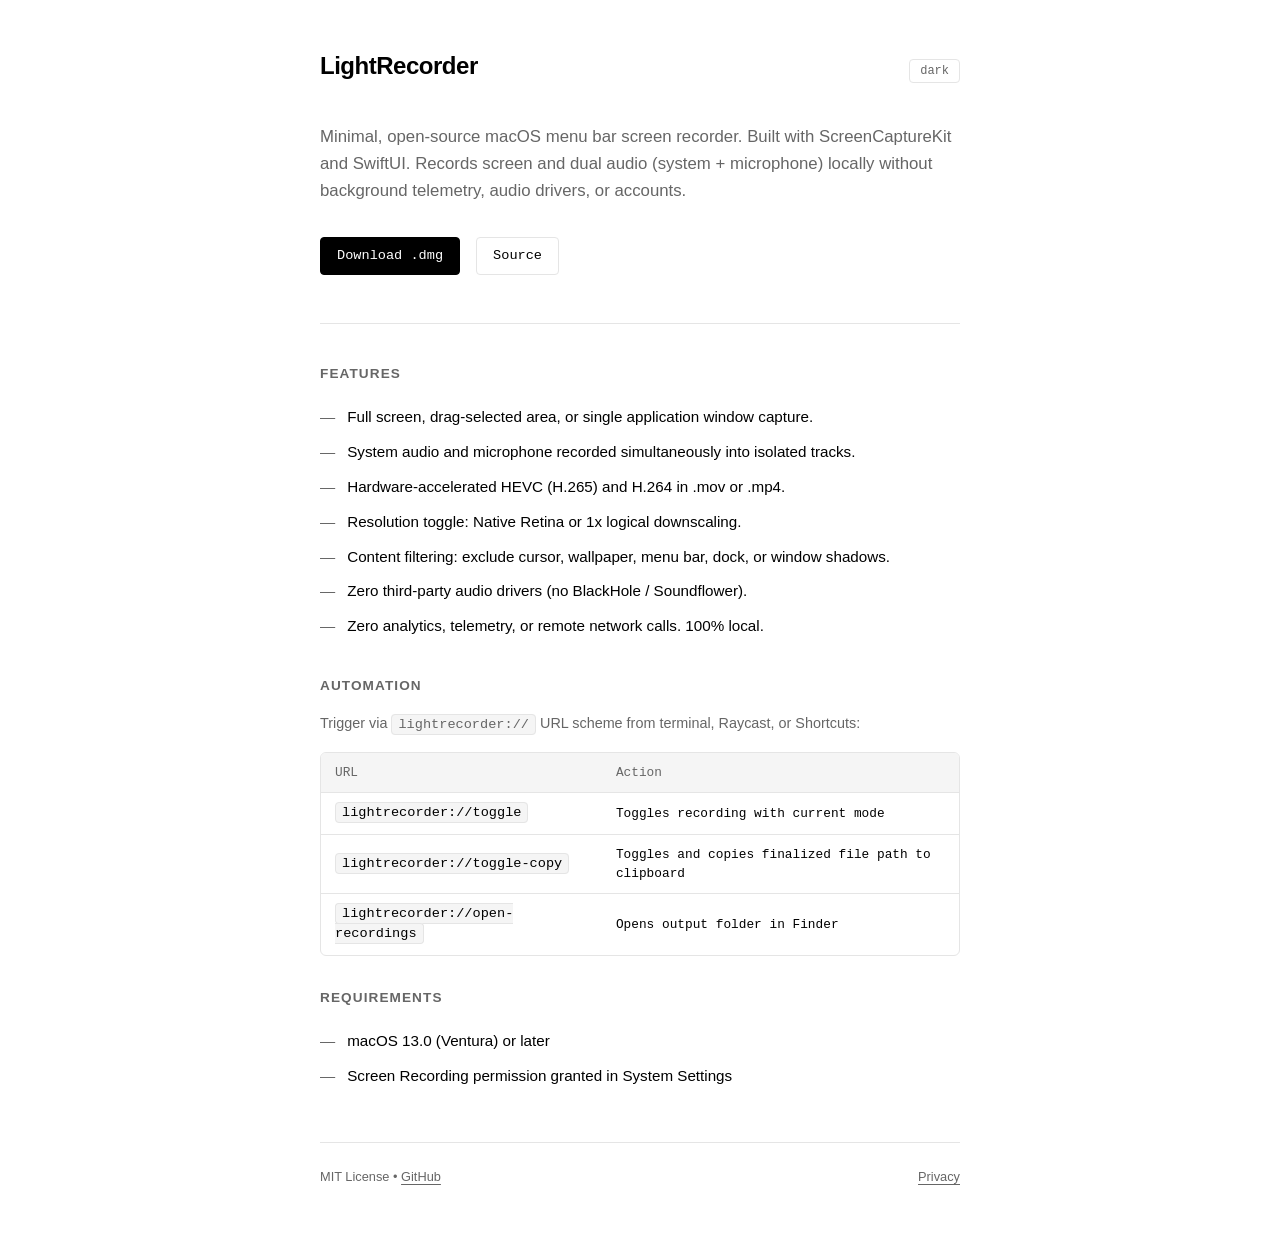
<file: docs/index.html>
<!DOCTYPE html>
<html lang="en">
<head>
  <meta charset="UTF-8">
  <meta name="viewport" content="width=device-width, initial-scale=1.0">
  <title>LightRecorder</title>
  <meta name="description" content="Minimal, open-source macOS screen recorder built with ScreenCaptureKit. Dual audio, HEVC/H.264, zero telemetry.">
  <link rel="icon" type="image/svg+xml" href="assets/favicon.svg">
  <link rel="stylesheet" href="styles.css">
</head>
<body>
  <div class="wrap">
    <header>
      <h1>LightRecorder</h1>
      <button id="theme-btn" class="theme-btn">light</button>
    </header>

    <p class="lead">
      Minimal, open-source macOS menu bar screen recorder. Built with ScreenCaptureKit and SwiftUI. Records screen and dual audio (system + microphone) locally without background telemetry, audio drivers, or accounts.
    </p>

    <div class="actions">
      <a href="https://github.com/uditrajput03/lightrecorder/releases/latest" class="btn btn-primary">Download .dmg</a>
      <a href="https://github.com/uditrajput03/lightrecorder" class="btn btn-outline" target="_blank" rel="noopener noreferrer">Source</a>
    </div>

    <hr>

    <h2>Features</h2>
    <ul>
      <li>Full screen, drag-selected area, or single application window capture.</li>
      <li>System audio and microphone recorded simultaneously into isolated tracks.</li>
      <li>Hardware-accelerated HEVC (H.265) and H.264 in .mov or .mp4.</li>
      <li>Resolution toggle: Native Retina or 1x logical downscaling.</li>
      <li>Content filtering: exclude cursor, wallpaper, menu bar, dock, or window shadows.</li>
      <li>Zero third-party audio drivers (no BlackHole / Soundflower).</li>
      <li>Zero analytics, telemetry, or remote network calls. 100% local.</li>
    </ul>

    <h2>Automation</h2>
    <p class="lead" style="font-size:0.9rem; margin-bottom:16px;">Trigger via <code>lightrecorder://</code> URL scheme from terminal, Raycast, or Shortcuts:</p>
    <div class="table-wrap">
      <table>
        <thead>
          <tr>
            <th>URL</th>
            <th>Action</th>
          </tr>
        </thead>
        <tbody>
          <tr>
            <td><code>lightrecorder://toggle</code></td>
            <td>Toggles recording with current mode</td>
          </tr>
          <tr>
            <td><code>lightrecorder://toggle-copy</code></td>
            <td>Toggles and copies finalized file path to clipboard</td>
          </tr>
          <tr>
            <td><code>lightrecorder://open-recordings</code></td>
            <td>Opens output folder in Finder</td>
          </tr>
        </tbody>
      </table>
    </div>

    <h2>Requirements</h2>
    <ul>
      <li>macOS 13.0 (Ventura) or later</li>
      <li>Screen Recording permission granted in System Settings</li>
    </ul>

    <footer>
      <div>MIT License • <a href="https://github.com/uditrajput03/lightrecorder" target="_blank" rel="noopener noreferrer">GitHub</a></div>
      <div><a href="privacy.html">Privacy</a></div>
    </footer>
  </div>

  <div id="toast">copied</div>

  <script src="app.js"></script>
</body>
</html>
</file>
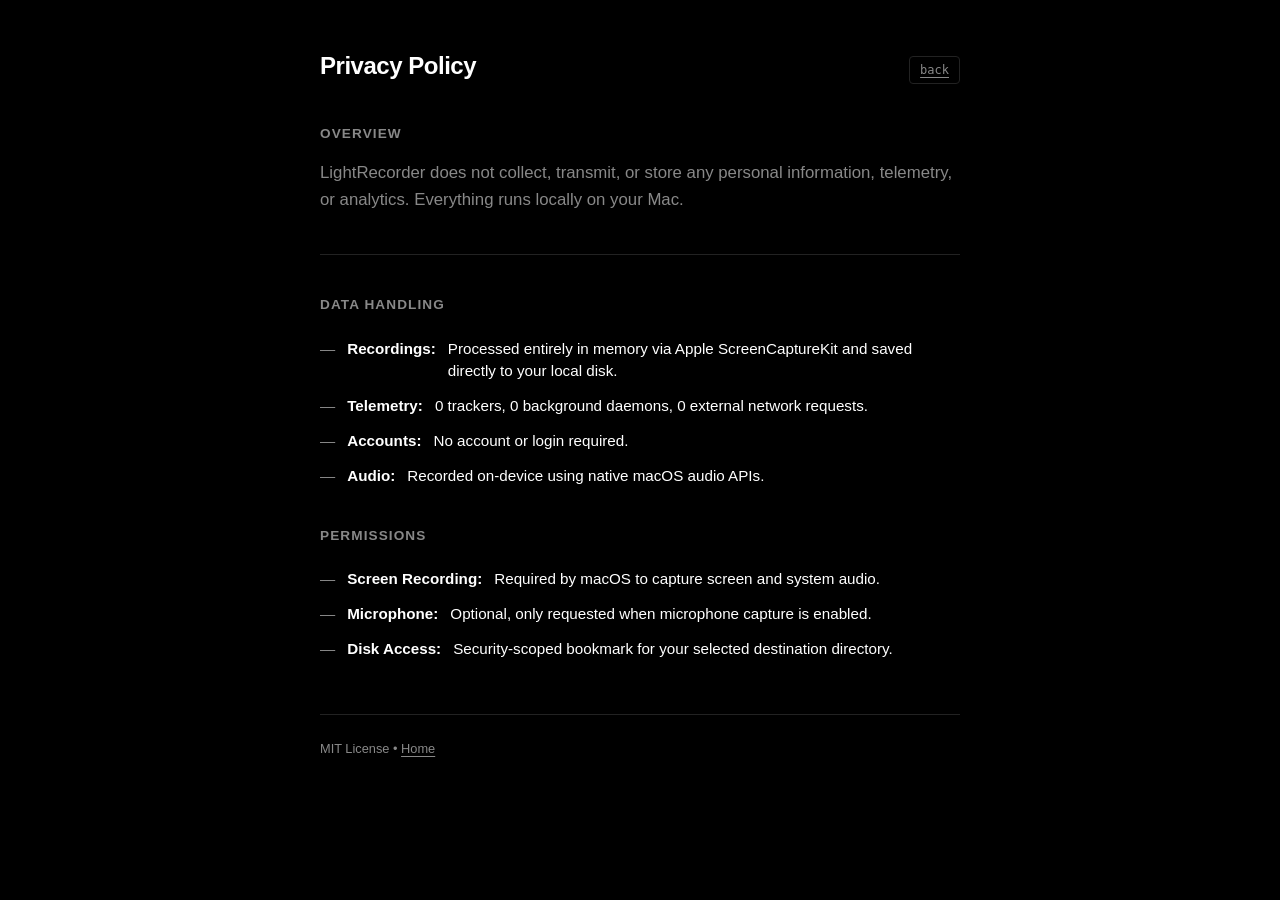
<file: docs/privacy.html>
<!DOCTYPE html>
<html lang="en">
<head>
  <meta charset="UTF-8">
  <meta name="viewport" content="width=device-width, initial-scale=1.0">
  <title>Privacy Policy — LightRecorder</title>
  <link rel="icon" type="image/svg+xml" href="assets/favicon.svg">
  <link rel="stylesheet" href="styles.css">
</head>
<body>
  <div class="wrap">
    <header>
      <h1>Privacy Policy</h1>
      <a href="index.html" class="theme-btn">back</a>
    </header>

    <h2>Overview</h2>
    <p class="lead">
      LightRecorder does not collect, transmit, or store any personal information, telemetry, or analytics. Everything runs locally on your Mac.
    </p>

    <hr>

    <h2>Data Handling</h2>
    <ul>
      <li><strong>Recordings:</strong> Processed entirely in memory via Apple ScreenCaptureKit and saved directly to your local disk.</li>
      <li><strong>Telemetry:</strong> 0 trackers, 0 background daemons, 0 external network requests.</li>
      <li><strong>Accounts:</strong> No account or login required.</li>
      <li><strong>Audio:</strong> Recorded on-device using native macOS audio APIs.</li>
    </ul>

    <h2>Permissions</h2>
    <ul>
      <li><strong>Screen Recording:</strong> Required by macOS to capture screen and system audio.</li>
      <li><strong>Microphone:</strong> Optional, only requested when microphone capture is enabled.</li>
      <li><strong>Disk Access:</strong> Security-scoped bookmark for your selected destination directory.</li>
    </ul>

    <footer>
      <div>MIT License • <a href="index.html">Home</a></div>
    </footer>
  </div>
</body>
</html>
</file>
<file: docs/styles.css>
/* LightRecorder — Brutalist, ultra-clean black & white design */
:root {
  --font-sans: -apple-system, BlinkMacSystemFont, "Segoe UI", Roboto, Helvetica, Arial, sans-serif;
  --font-mono: ui-monospace, "SF Mono", Monaco, "Cascadia Code", Menlo, monospace;

  --bg: #000000;
  --text: #ffffff;
  --muted: #888888;
  --border: #222222;
  --border-hover: #444444;
  --code-bg: #111111;
}

[data-theme="light"] {
  --bg: #ffffff;
  --text: #000000;
  --muted: #666666;
  --border: #e5e5e5;
  --border-hover: #999999;
  --code-bg: #f5f5f5;
}

*, *::before, *::after {
  box-sizing: border-box;
  margin: 0;
  padding: 0;
}

html {
  background-color: var(--bg);
  color: var(--text);
  font-family: var(--font-sans);
  line-height: 1.5;
  -webkit-font-smoothing: antialiased;
}

body {
  min-height: 100vh;
  display: flex;
  flex-direction: column;
}

a {
  color: var(--text);
  text-decoration: underline;
  text-underline-offset: 3px;
}

a:hover {
  color: var(--muted);
}

.wrap {
  width: 100%;
  max-width: 680px;
  margin: 0 auto;
  padding: 48px 20px;
  flex: 1;
}

header {
  margin-bottom: 40px;
  display: flex;
  align-items: baseline;
  justify-content: space-between;
}

h1 {
  font-size: 1.5rem;
  font-weight: 600;
  letter-spacing: -0.02em;
}

.theme-btn {
  font-family: var(--font-mono);
  font-size: 0.75rem;
  background: none;
  border: 1px solid var(--border);
  color: var(--muted);
  padding: 4px 10px;
  cursor: pointer;
  border-radius: 4px;
}

.theme-btn:hover {
  color: var(--text);
  border-color: var(--border-hover);
}

.lead {
  font-size: 1.05rem;
  color: var(--muted);
  margin-bottom: 32px;
  line-height: 1.6;
}

.actions {
  display: flex;
  gap: 16px;
  margin-bottom: 48px;
}

.btn {
  font-family: var(--font-mono);
  font-size: 0.85rem;
  padding: 8px 16px;
  border-radius: 4px;
  text-decoration: none;
  display: inline-block;
}

.btn-primary {
  background: var(--text);
  color: var(--bg);
  border: 1px solid var(--text);
  font-weight: 500;
}

.btn-primary:hover {
  opacity: 0.85;
  color: var(--bg);
}

.btn-outline {
  border: 1px solid var(--border);
  color: var(--text);
}

.btn-outline:hover {
  border-color: var(--border-hover);
  color: var(--text);
}

hr {
  border: none;
  border-top: 1px solid var(--border);
  margin: 40px 0;
}

h2 {
  font-size: 0.85rem;
  text-transform: uppercase;
  letter-spacing: 0.08em;
  color: var(--muted);
  margin-bottom: 16px;
  font-weight: 600;
}

ul {
  list-style: none;
  margin-bottom: 32px;
}

li {
  padding: 6px 0;
  display: flex;
  gap: 12px;
  font-size: 0.95rem;
}

li::before {
  content: "—";
  color: var(--muted);
}

.table-wrap {
  margin-bottom: 32px;
  border: 1px solid var(--border);
  border-radius: 6px;
  overflow: hidden;
}

table {
  width: 100%;
  border-collapse: collapse;
  font-family: var(--font-mono);
  font-size: 0.8rem;
}

th, td {
  padding: 10px 14px;
  text-align: left;
  border-bottom: 1px solid var(--border);
}

th {
  color: var(--muted);
  font-weight: 500;
  background: var(--code-bg);
}

tr:last-child td {
  border-bottom: none;
}

code {
  font-family: var(--font-mono);
  font-size: 0.85rem;
  background: var(--code-bg);
  padding: 2px 6px;
  border-radius: 4px;
  border: 1px solid var(--border);
  cursor: pointer;
}

code:hover {
  border-color: var(--border-hover);
}

footer {
  font-size: 0.8rem;
  color: var(--muted);
  display: flex;
  justify-content: space-between;
  margin-top: 48px;
  padding-top: 24px;
  border-top: 1px solid var(--border);
}

footer a {
  color: var(--muted);
}

footer a:hover {
  color: var(--text);
}

#toast {
  position: fixed;
  bottom: 20px;
  right: 20px;
  background: var(--text);
  color: var(--bg);
  font-family: var(--font-mono);
  font-size: 0.75rem;
  padding: 6px 12px;
  border-radius: 4px;
  opacity: 0;
  transition: opacity 0.2s ease;
  pointer-events: none;
}

#toast.show {
  opacity: 1;
}
</file>
